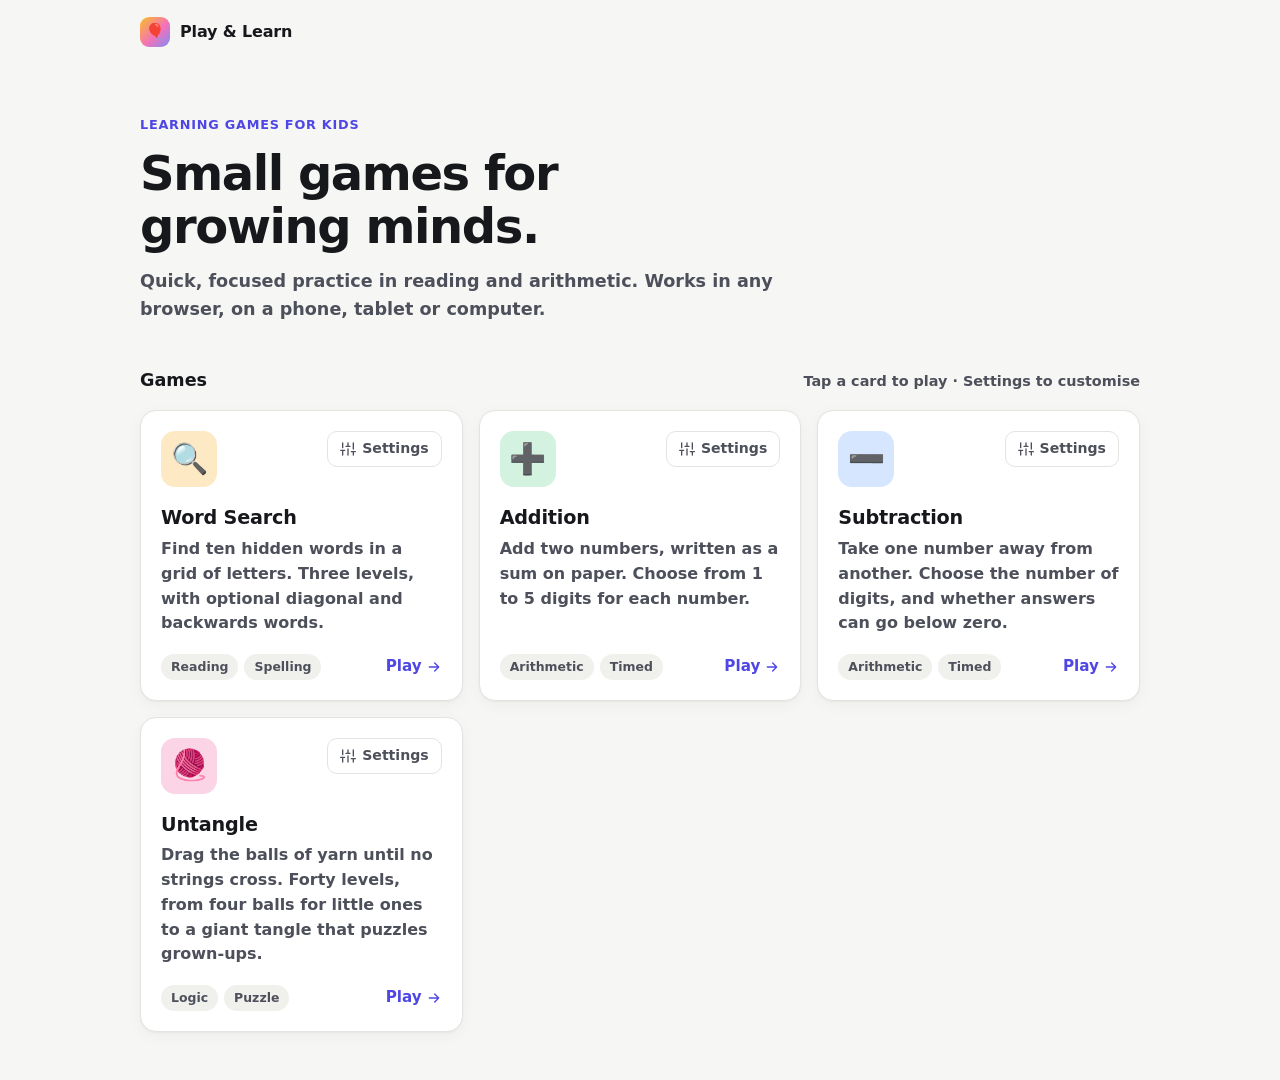
<file: index.html>
<!doctype html>
<html lang="en">
<head>
<meta charset="utf-8">
<meta name="viewport" content="width=device-width, initial-scale=1, viewport-fit=cover">
<meta name="theme-color" content="#f6f6f4" media="(prefers-color-scheme: light)">
<meta name="theme-color" content="#0f1013" media="(prefers-color-scheme: dark)">
<title>Play &amp; Learn</title>
<meta name="description" content="Free, ad-free learning games for children that run in any browser: word search, addition, subtraction and a yarn-untangling puzzle.">
<link rel="icon" href="data:image/svg+xml,<svg xmlns=%22http://www.w3.org/2000/svg%22 viewBox=%220 0 100 100%22><text y=%22.9em%22 font-size=%2290%22>🎈</text></svg>">
<!-- The home page has its own neutral, modern style; game pages use assets/kit.css. -->
<style>
  :root {
    --bg: #f6f6f4;
    --surface: #ffffff;
    --surface-2: #f0f0ed;
    --text: #17181c;
    --muted: #4d505a;
    --border: #e3e3df;
    --accent: #4f46e5;
    --accent-ink: #ffffff;
    --ring: rgba(79, 70, 229, .35);
    --shadow: 0 1px 2px rgba(16, 17, 20, .04), 0 4px 16px rgba(16, 17, 20, .04);
    --shadow-hover: 0 2px 4px rgba(16, 17, 20, .06), 0 12px 32px rgba(16, 17, 20, .08);
    --font: Inter, ui-sans-serif, system-ui, -apple-system, "Segoe UI", Roboto, "Helvetica Neue", Arial, sans-serif;
    color-scheme: light dark;
  }
  @media (prefers-color-scheme: dark) {
    :root {
      --bg: #0f1013;
      --surface: #17181d;
      --surface-2: #1f2027;
      --text: #ececef;
      --muted: #bcbfc9;
      --border: #2a2b33;
      --accent: #8b85ff;
      --accent-ink: #0f1013;
      --ring: rgba(139, 133, 255, .4);
      --shadow: none;
      --shadow-hover: 0 12px 32px rgba(0, 0, 0, .35);
    }
  }

  * { box-sizing: border-box; }
  html { -webkit-text-size-adjust: 100%; }
  body {
    margin: 0; min-height: 100vh;
    background: var(--bg); color: var(--text);
    font: 500 16px/1.55 var(--font);     /* medium weight: regular looks thin on phones */
  }
  a { color: inherit; text-decoration: none; }
  :focus-visible { outline: 3px solid var(--ring); outline-offset: 2px; border-radius: 10px; }

  .wrap { max-width: 1040px; margin: 0 auto; padding: 0 20px; }

  .nav { display: flex; align-items: center; justify-content: space-between; height: 64px; }
  .brand { display: flex; align-items: center; gap: 10px; font-weight: 800; letter-spacing: -.01em; }
  .brand-mark {
    width: 30px; height: 30px; border-radius: 9px;
    display: grid; place-items: center; font-size: 16px;
    background: linear-gradient(135deg, #fbbf24, #f472b6 55%, #818cf8);
  }

  .hero { padding: 48px 0 36px; max-width: 640px; }
  .eyebrow {
    display: inline-block; font-size: .8rem; font-weight: 800; letter-spacing: .06em; text-transform: uppercase;
    color: var(--accent); margin-bottom: 12px;
  }
  .hero h1 { margin: 0; font-size: clamp(2rem, 6vw, 3rem); line-height: 1.1; letter-spacing: -.03em; font-weight: 850; }
  .hero p { margin: 16px 0 0; color: var(--muted); font-size: 1.1rem; font-weight: 550; max-width: 52ch; }

  .section-head { display: flex; align-items: baseline; justify-content: space-between; gap: 12px; margin: 8px 0 16px; }
  .section-head h2 { margin: 0; font-size: 1.1rem; font-weight: 800; }
  .section-head span { color: var(--muted); font-size: .9rem; font-weight: 600; }

  .grid { display: grid; grid-template-columns: repeat(auto-fill, minmax(280px, 1fr)); gap: 16px; }

  .game {
    position: relative;
    display: flex; flex-direction: column;
    padding: 20px;
    background: var(--surface);
    border: 1px solid var(--border);
    border-radius: 16px;
    box-shadow: var(--shadow);
    transition: transform .15s ease, box-shadow .15s ease, border-color .15s ease;
  }
  .game:hover { transform: translateY(-2px); box-shadow: var(--shadow-hover); }
  .game:has(.game-link:focus-visible) { outline: 3px solid var(--ring); outline-offset: 2px; }
  .game-link::after { content: ""; position: absolute; inset: 0; border-radius: 16px; }   /* whole card = play */
  .game-link:focus-visible { outline: none; }

  .game-top { display: flex; align-items: flex-start; justify-content: space-between; gap: 12px; }
  .game-icon {
    width: 56px; height: 56px; border-radius: 14px;
    display: grid; place-items: center; font-size: 30px;
    background: var(--tint);
  }
  @media (prefers-color-scheme: dark) { .game-icon { background: color-mix(in srgb, var(--tint) 18%, var(--surface-2)); } }

  .settings {
    position: relative; z-index: 1;            /* sits above the card link */
    display: inline-flex; align-items: center; gap: 6px;
    height: 36px; padding: 0 12px;
    border: 1px solid var(--border); border-radius: 10px;
    background: var(--surface); color: var(--muted);
    font-size: .88rem; font-weight: 700;
    transition: color .15s, border-color .15s, background .15s;
  }
  .settings:hover { color: var(--text); border-color: var(--muted); }
  .settings svg { width: 16px; height: 16px; }

  .game h3 { margin: 16px 0 4px; font-size: 1.2rem; font-weight: 800; letter-spacing: -.01em; }
  .game p { margin: 0; color: var(--muted); font-size: 1rem; font-weight: 550; flex: 1; }

  .game-foot { display: flex; align-items: center; justify-content: space-between; gap: 12px; margin-top: 18px; }
  .tags { display: flex; flex-wrap: wrap; gap: 6px; }
  .tags span {
    font-size: .78rem; font-weight: 700; color: var(--muted);
    padding: 3px 10px; border-radius: 999px; background: var(--surface-2);
  }
  .play { display: inline-flex; align-items: center; gap: 4px; font-weight: 800; font-size: .95rem; color: var(--accent); white-space: nowrap; }
  .play svg { width: 16px; height: 16px; transition: transform .15s; }
  .game:hover .play svg { transform: translateX(3px); }

  main { padding-bottom: 48px; }

  @media (max-width: 520px) {
    .wrap { padding: 0 16px; }
    .hero { padding: 28px 0 28px; }
  }
  @media (prefers-reduced-motion: reduce) { * { transition: none !important; } }
</style>
</head>
<body>
<div class="wrap">
  <header class="nav">
    <a class="brand" href="index.html"><span class="brand-mark">🎈</span>Play &amp; Learn</a>
  </header>

  <section class="hero">
    <span class="eyebrow">Learning games for kids</span>
    <h1>Small games for growing minds.</h1>
    <p>Quick, focused practice in reading and arithmetic. Works in any browser, on a phone, tablet or computer.</p>
  </section>

  <main>
    <div class="section-head">
      <h2>Games</h2>
      <span>Tap a card to play · Settings to customise</span>
    </div>

    <!-- One .game card per game. See GAMES_GUIDE.md §4. -->
    <div class="grid">

      <article class="game" style="--tint:#fde9c4">
        <div class="game-top">
          <div class="game-icon" aria-hidden="true">🔍</div>
          <a class="settings" href="wordsearch.html?setup" aria-label="Word Search settings">
            <svg viewBox="0 0 24 24" fill="none" stroke="currentColor" stroke-width="2" stroke-linecap="round" stroke-linejoin="round" aria-hidden="true"><path d="M4 21v-7M4 10V3M12 21v-9M12 8V3M20 21v-5M20 12V3M1 14h6M9 8h6M17 16h6"/></svg>
            Settings
          </a>
        </div>
        <h3><a class="game-link" href="wordsearch.html">Word Search</a></h3>
        <p>Find ten hidden words in a grid of letters. Three levels, with optional diagonal and backwards words.</p>
        <div class="game-foot">
          <div class="tags"><span>Reading</span><span>Spelling</span></div>
          <span class="play" aria-hidden="true">Play <svg viewBox="0 0 24 24" fill="none" stroke="currentColor" stroke-width="2" stroke-linecap="round" stroke-linejoin="round"><path d="M5 12h14M13 6l6 6-6 6"/></svg></span>
        </div>
      </article>

      <article class="game" style="--tint:#d3f2df">
        <div class="game-top">
          <div class="game-icon" aria-hidden="true">➕</div>
          <a class="settings" href="addition.html?setup" aria-label="Addition settings">
            <svg viewBox="0 0 24 24" fill="none" stroke="currentColor" stroke-width="2" stroke-linecap="round" stroke-linejoin="round" aria-hidden="true"><path d="M4 21v-7M4 10V3M12 21v-9M12 8V3M20 21v-5M20 12V3M1 14h6M9 8h6M17 16h6"/></svg>
            Settings
          </a>
        </div>
        <h3><a class="game-link" href="addition.html">Addition</a></h3>
        <p>Add two numbers, written as a sum on paper. Choose from 1 to 5 digits for each number.</p>
        <div class="game-foot">
          <div class="tags"><span>Arithmetic</span><span>Timed</span></div>
          <span class="play" aria-hidden="true">Play <svg viewBox="0 0 24 24" fill="none" stroke="currentColor" stroke-width="2" stroke-linecap="round" stroke-linejoin="round"><path d="M5 12h14M13 6l6 6-6 6"/></svg></span>
        </div>
      </article>

      <article class="game" style="--tint:#d6e6ff">
        <div class="game-top">
          <div class="game-icon" aria-hidden="true">➖</div>
          <a class="settings" href="subtraction.html?setup" aria-label="Subtraction settings">
            <svg viewBox="0 0 24 24" fill="none" stroke="currentColor" stroke-width="2" stroke-linecap="round" stroke-linejoin="round" aria-hidden="true"><path d="M4 21v-7M4 10V3M12 21v-9M12 8V3M20 21v-5M20 12V3M1 14h6M9 8h6M17 16h6"/></svg>
            Settings
          </a>
        </div>
        <h3><a class="game-link" href="subtraction.html">Subtraction</a></h3>
        <p>Take one number away from another. Choose the number of digits, and whether answers can go below zero.</p>
        <div class="game-foot">
          <div class="tags"><span>Arithmetic</span><span>Timed</span></div>
          <span class="play" aria-hidden="true">Play <svg viewBox="0 0 24 24" fill="none" stroke="currentColor" stroke-width="2" stroke-linecap="round" stroke-linejoin="round"><path d="M5 12h14M13 6l6 6-6 6"/></svg></span>
        </div>
      </article>

      <article class="game" style="--tint:#fbd5e5">
        <div class="game-top">
          <div class="game-icon" aria-hidden="true">🧶</div>
          <a class="settings" href="untangle.html?setup" aria-label="Untangle settings">
            <svg viewBox="0 0 24 24" fill="none" stroke="currentColor" stroke-width="2" stroke-linecap="round" stroke-linejoin="round" aria-hidden="true"><path d="M4 21v-7M4 10V3M12 21v-9M12 8V3M20 21v-5M20 12V3M1 14h6M9 8h6M17 16h6"/></svg>
            Settings
          </a>
        </div>
        <h3><a class="game-link" href="untangle.html">Untangle</a></h3>
        <p>Drag the balls of yarn until no strings cross. Forty levels, from four balls for little ones to a giant tangle that puzzles grown-ups.</p>
        <div class="game-foot">
          <div class="tags"><span>Logic</span><span>Puzzle</span></div>
          <span class="play" aria-hidden="true">Play <svg viewBox="0 0 24 24" fill="none" stroke="currentColor" stroke-width="2" stroke-linecap="round" stroke-linejoin="round"><path d="M5 12h14M13 6l6 6-6 6"/></svg></span>
        </div>
      </article>

    </div>
  </main>
</div>
</body>
</html>
</file>
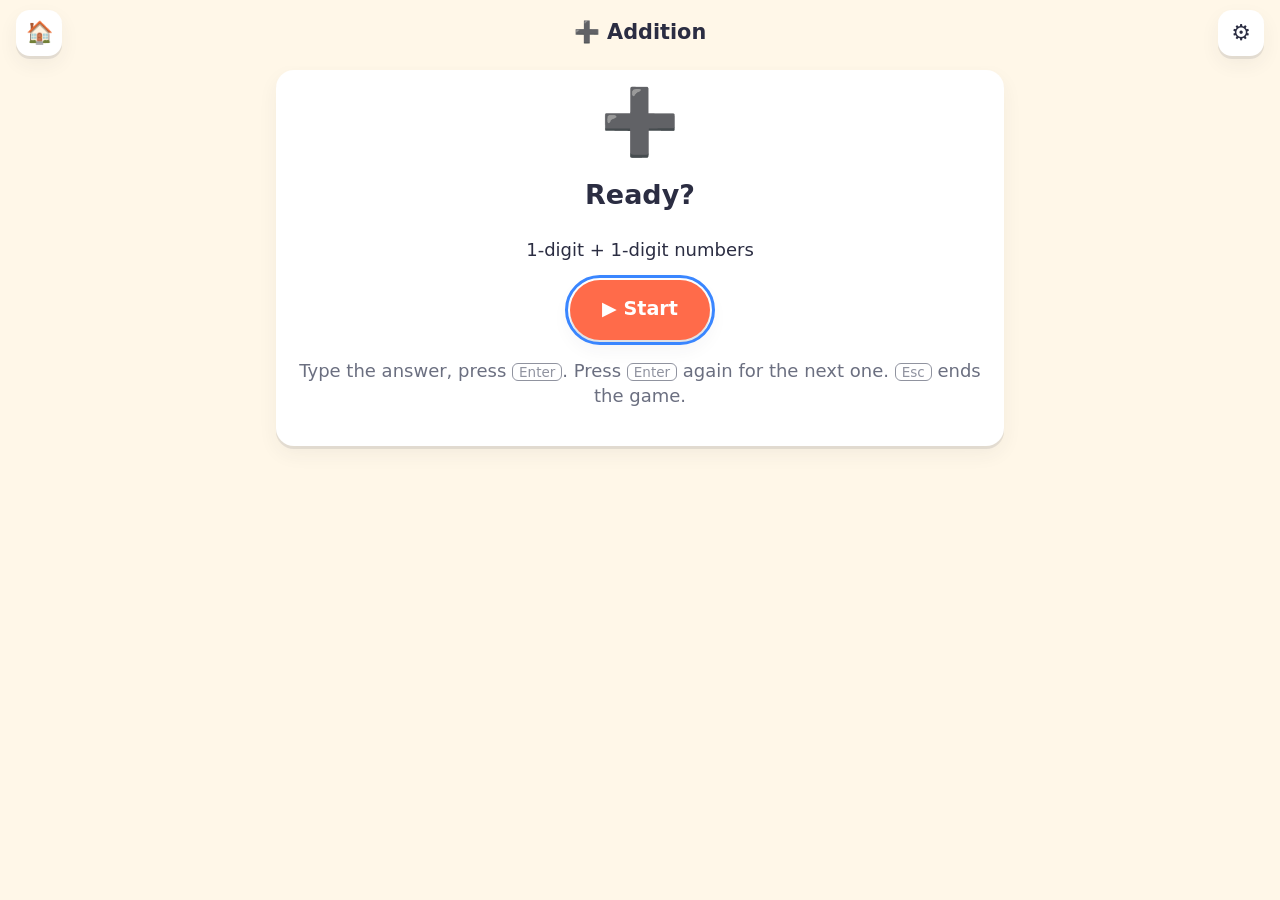
<file: addition.html>
<!doctype html>
<html lang="en">
<head>
<meta charset="utf-8">
<meta name="viewport" content="width=device-width, initial-scale=1, viewport-fit=cover">
<meta name="theme-color" content="#fff7e8">
<title>Addition</title>
<link rel="icon" href="data:image/svg+xml,<svg xmlns=%22http://www.w3.org/2000/svg%22 viewBox=%220 0 100 100%22><text y=%22.9em%22 font-size=%2290%22>➕</text></svg>">
<link rel="stylesheet" href="assets/kit.css">
<link rel="stylesheet" href="assets/arith.css">
</head>
<body>
<header class="bar">
  <a class="icon-btn" href="index.html" aria-label="Home" title="Home">🏠</a>
  <h1>➕ Addition</h1>
  <a class="icon-btn" id="gear" href="?setup" aria-label="Settings" title="Settings">⚙️</a>
</header>
<main id="app"></main>

<script src="assets/kit.js"></script>
<script>window.ARITH = { op: '+', id: 'addition', title: 'Addition', emoji: '➕' };</script>
<script src="assets/arith.js"></script>
</body>
</html>
</file>
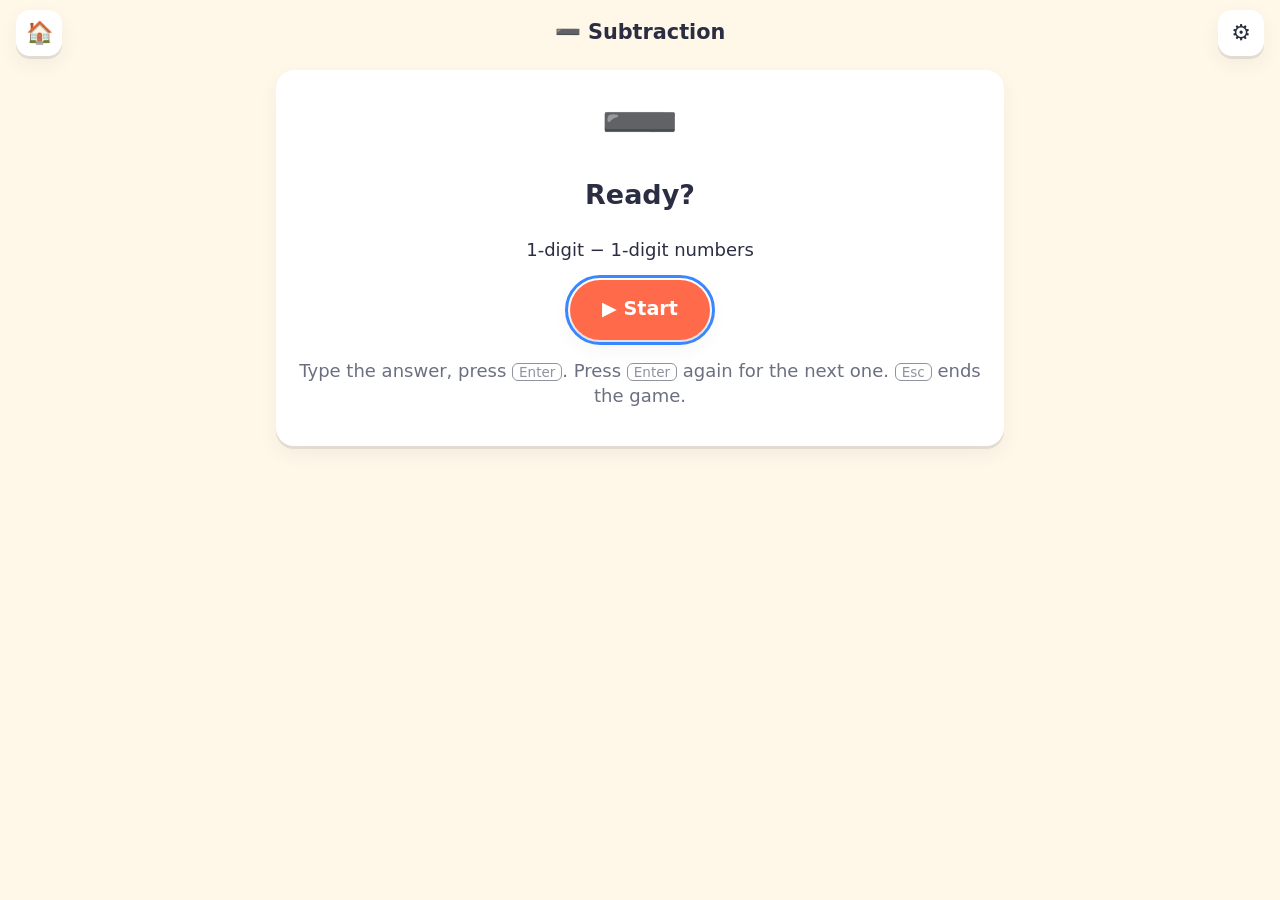
<file: subtraction.html>
<!doctype html>
<html lang="en">
<head>
<meta charset="utf-8">
<meta name="viewport" content="width=device-width, initial-scale=1, viewport-fit=cover">
<meta name="theme-color" content="#fff7e8">
<title>Subtraction</title>
<link rel="icon" href="data:image/svg+xml,<svg xmlns=%22http://www.w3.org/2000/svg%22 viewBox=%220 0 100 100%22><text y=%22.9em%22 font-size=%2290%22>➖</text></svg>">
<link rel="stylesheet" href="assets/kit.css">
<link rel="stylesheet" href="assets/arith.css">
</head>
<body>
<header class="bar">
  <a class="icon-btn" href="index.html" aria-label="Home" title="Home">🏠</a>
  <h1>➖ Subtraction</h1>
  <a class="icon-btn" id="gear" href="?setup" aria-label="Settings" title="Settings">⚙️</a>
</header>
<main id="app"></main>

<script src="assets/kit.js"></script>
<script>window.ARITH = { op: '-', id: 'subtraction', title: 'Subtraction', emoji: '➖' };</script>
<script src="assets/arith.js"></script>
</body>
</html>
</file>
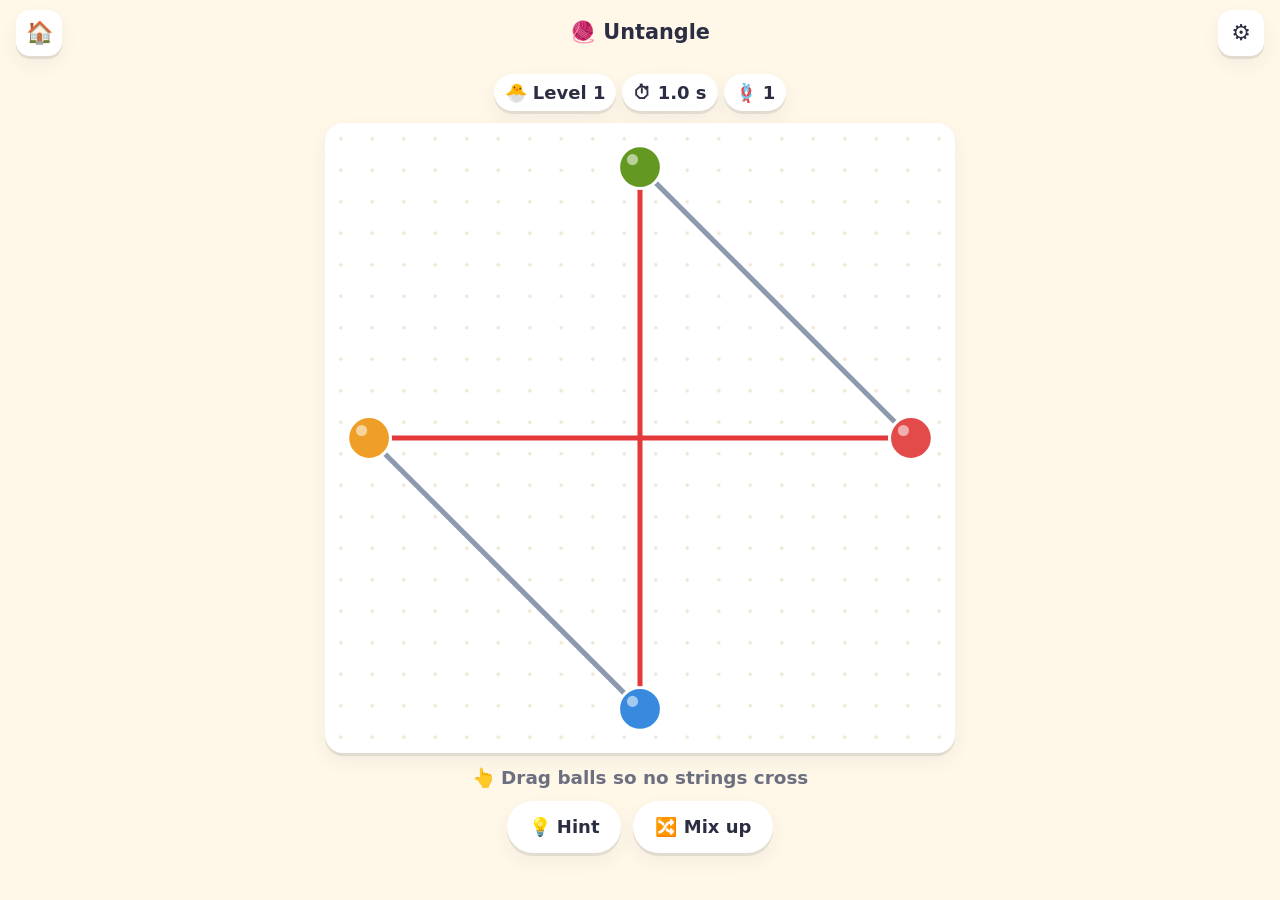
<file: untangle.html>
<!doctype html>
<html lang="en">
<head>
<meta charset="utf-8">
<meta name="viewport" content="width=device-width, initial-scale=1, viewport-fit=cover">
<meta name="theme-color" content="#fff7e8">
<title>Untangle</title>
<link rel="icon" href="data:image/svg+xml,<svg xmlns=%22http://www.w3.org/2000/svg%22 viewBox=%220 0 100 100%22><text y=%22.9em%22 font-size=%2290%22>🧶</text></svg>">
<link rel="stylesheet" href="assets/kit.css">
<style>
  /* Layout: board + side panel. Stacked on portrait, side by side on short landscape phones. */
  .ut { display: grid; gap: 12px; justify-items: center; }
  .ut-board {
    --size: min(100%, 640px, max(260px, calc(100vh - 270px)));
    --size: min(100%, 640px, max(260px, calc(100dvh - 270px)));
    width: var(--size); aspect-ratio: 1;
    background: var(--card); border-radius: var(--radius); box-shadow: var(--shadow);
    background-image: radial-gradient(circle, #efe6d3 1.5px, transparent 1.7px);
    background-size: 5% 5%;
  }
  .ut-board svg {
    display: block; width: 100%; height: 100%;
    touch-action: none; user-select: none; -webkit-user-select: none; -webkit-touch-callout: none;
  }
  .pills { gap: 6px; }
  .pills .pill { padding: 6px 11px; }          /* keeps level, time and crossings on one row at 360 px */
  .ut-side { width: 100%; max-width: 640px; display: grid; gap: 10px; justify-items: center; }
  .ut-side .row { margin-top: 0; }

  .edge { stroke: #8d99ae; stroke-linecap: round; fill: none; transition: stroke .12s; }
  .edge.bad { stroke: var(--bad); }
  .ball { cursor: grab; }
  .ball .body { stroke: #fff; }
  .ball .shine { fill: #fff; opacity: .55; pointer-events: none; }
  .halo { fill: #ffd166; opacity: 0; pointer-events: none; }
  .ball.held .halo { opacity: .45; }
  .ball.held { cursor: grabbing; }
  .ball.done { animation: pop .5s; transform-box: fill-box; transform-origin: center; }

  .ut-msg { font-weight: 800; font-size: 1.15rem; text-align: center; margin: 0; }
  .ut-win { text-align: center; width: 100%; }
  .ut-win .big-emoji { font-size: 44px; }
  .ut-win h2 { margin: 4px 0; }
  .ut-win p { margin: 2px 0 0; font-weight: 700; }
  .tier-note { color: var(--muted); font-size: .9rem; text-align: center; margin: 0; }

  @media (orientation: landscape) and (max-height: 520px) {
    .ut { grid-template-columns: auto minmax(220px, 1fr); align-items: start; justify-items: stretch; }
    .ut-board { --size: calc(100vh - 130px); --size: calc(100dvh - 130px); width: var(--size); }
    .ut-side { align-content: start; }
    .bar { padding: 6px 16px; }
    .bar .icon-btn { width: 40px; height: 40px; }
    .pills { margin: 0 0 8px; }
  }
</style>
</head>
<body>
<header class="bar">
  <a class="icon-btn" href="index.html" aria-label="Home" title="Home">🏠</a>
  <h1>🧶 Untangle</h1>
  <a class="icon-btn" id="gear" href="?setup" aria-label="Settings" title="Settings">⚙️</a>
</header>
<main id="app"></main>

<script src="assets/kit.js"></script>
<script>
(function () {
  'use strict';
  const { h } = Kit;

  const SCHEMA = [
    { key: 'start', label: 'Where do you want to start?', default: '1', options: [
      { value: '1', label: '🐣 Tiny', hint: 'levels 1–10' },
      { value: '11', label: '🐥 Small', hint: 'levels 11–20' },
      { value: '21', label: '🦁 Big', hint: 'levels 21–30' },
      { value: '31', label: '🐉 Giant', hint: 'levels 31–40' } ] },
    { key: 'red', label: 'Show tangled strings in red?', default: 'yes', options: [
      { value: 'yes', label: '🔴 Yes', hint: 'easier to spot' },
      { value: 'no', label: '🙈 No', hint: 'extra tricky' } ] }
  ];

  const app = document.getElementById('app');
  const init = Kit.readSettings(SCHEMA);
  Kit.wireHeader(init.settings);
  if (init.setup) {
    Kit.renderSetup(app, { id: 'untangle', title: 'Untangle settings', emoji: '🧶', schema: SCHEMA, initial: init });
    return;
  }

  const S = init.settings;
  const SHOW_RED = S.red === 'yes';
  const MAXL = 40;
  const NS = 'http://www.w3.org/2000/svg';
  const COLORS = ['#e24b4a', '#ef9f27', '#639922', '#378add', '#7f77dd', '#d4537e', '#1d9e75', '#d85a30'];
  const TIERS = ['🐣 Tiny', '🐥 Small', '🦁 Big', '🐉 Giant'];
  const EARLY = [4, 5, 5, 6, 6, 7, 7, 8, 9, 10];   // balls in levels 1–10: for small children

  // Level 1–10: tiny. Then it grows steadily to 120 balls at level 40.
  const ballsFor = L => L <= 10 ? EARLY[L - 1] : Math.round(12 * Math.exp(Math.log(10) / 29 * (L - 11)));
  const keepFor = L => 0.7 + 0.3 * (L - 1) / (MAXL - 1);       // share of the string network kept

  /* ---- geometry (board is 1000 x 1000 units) -------------------------- */
  const ccw = (a, b, c) => (c.y - a.y) * (b.x - a.x) - (b.y - a.y) * (c.x - a.x);
  const cross = (p, q, r, s) => ccw(p, q, r) * ccw(p, q, s) < 0 && ccw(r, s, p) * ccw(r, s, q) < 0;
  const share = (a, b) => a[0] === b[0] || a[0] === b[1] || a[1] === b[0] || a[1] === b[1];

  function countCross(pts, E) {
    let c = 0;
    for (let i = 0; i < E.length; i++) for (let j = i + 1; j < E.length; j++) {
      if (!share(E[i], E[j]) && cross(pts[E[i][0]], pts[E[i][1]], pts[E[j][0]], pts[E[j][1]])) c++;
    }
    return c;
  }

  /* ---- building a puzzle ---------------------------------------------- */
  // A random planar network is made first, so a tangle-free arrangement always exists.
  function makeGraph(L) {
    const n = ballsFor(L), pad = 70, span = 1000 - 2 * pad;
    let minD = 0.62 * Math.sqrt(span * span / n), sol;
    for (;;) {
      sol = [];
      for (let t = 0; sol.length < n && t < 6000; t++) {
        const p = { x: pad + Math.random() * span, y: pad + Math.random() * span };
        if (sol.every(q => Math.hypot(q.x - p.x, q.y - p.y) >= minD)) sol.push(p);
      }
      if (sol.length === n) break;
      minD *= 0.9;
    }
    // Shortest strings first, skipping any that would cross: a triangulation.
    const pairs = [];
    for (let i = 0; i < n; i++) for (let j = i + 1; j < n; j++) {
      pairs.push([i, j, Math.hypot(sol[i].x - sol[j].x, sol[i].y - sol[j].y)]);
    }
    pairs.sort((a, b) => a[2] - b[2]);
    const E = [];
    for (const [i, j] of pairs) {
      const e = [i, j];
      if (E.every(f => share(e, f) || !cross(sol[i], sol[j], sol[f[0]], sol[f[1]]))) E.push(e);
    }
    // Thin it out for the easier levels, but give every ball at least two strings.
    const deg = new Array(n).fill(0);
    E.forEach(e => { deg[e[0]]++; deg[e[1]]++; });
    let want = Math.max(n, Math.round(E.length * keepFor(L)));
    for (const e of Kit.shuffle(E.slice())) {
      if (E.length <= want) break;
      if (deg[e[0]] > 2 && deg[e[1]] > 2) {
        E.splice(E.indexOf(e), 1);
        deg[e[0]]--; deg[e[1]]--;
      }
    }
    return { n, E, sol };
  }

  // Throw the balls onto a circle (two circles for big puzzles) in a tangled order.
  function scramble(G) {
    const { n, E } = G;
    const need = Math.max(1, Math.ceil(E.length * 0.2));
    const outer = n > 48 ? Math.ceil(n * 0.6) : n;
    let best = null, bestC = -1;
    for (let t = 0; t < 300; t++) {
      const order = Kit.shuffle([...Array(n).keys()]);
      const pts = new Array(n);
      order.forEach((ball, k) => {
        const ring = k < outer, cnt = ring ? outer : n - outer, idx = ring ? k : k - outer;
        const R = ring ? 430 : 280, a = 2 * Math.PI * idx / cnt + (ring ? 0 : Math.PI / cnt);
        pts[ball] = { x: 500 + R * Math.cos(a), y: 500 + R * Math.sin(a) };
      });
      const c = countCross(pts, E);
      if (c > bestC) { best = pts; bestC = c; }
      if (c >= need) break;
    }
    return best;
  }

  /* ---- state ---------------------------------------------------------- */
  let L = +S.start, G, pos, bad, over, moves, hints, sw, tick, drag, raf, anim;
  let svg, lines, balls, pillT, pillX, side, ballR;

  function render(newGraph) {
    clearInterval(tick);
    cancelAnimationFrame(anim);
    if (newGraph) G = makeGraph(L);
    pos = scramble(G).map(p => ({ x: p.x, y: p.y }));
    bad = new Array(G.E.length).fill(0);
    over = false; moves = 0; hints = 0; drag = null;

    const n = G.n;
    ballR = Math.min(34, 150 / Math.sqrt(n));
    const lineW = Math.min(8, Math.max(3.5, 90 / Math.pow(n, 0.6)));

    svg = document.createElementNS(NS, 'svg');
    svg.setAttribute('viewBox', '0 0 1000 1000');
    svg.setAttribute('role', 'img');
    svg.setAttribute('aria-label', 'Balls of yarn joined by strings. Drag the balls so no strings cross.');
    const gl = document.createElementNS(NS, 'g'), gb = document.createElementNS(NS, 'g');
    lines = G.E.map(() => {
      const l = document.createElementNS(NS, 'line');
      l.setAttribute('class', 'edge');
      l.setAttribute('stroke-width', lineW);
      gl.append(l);
      return l;
    });
    balls = pos.map((p, i) => {
      const g = document.createElementNS(NS, 'g');
      g.setAttribute('class', 'ball');
      g.innerHTML =
        '<circle class="halo" r="' + ballR * 2.4 + '"/>' +
        '<circle class="body" r="' + ballR + '" fill="' + COLORS[i % COLORS.length] + '" stroke-width="' + Math.max(2, ballR / 7) + '"/>' +
        '<circle class="shine" cx="' + -ballR * .35 + '" cy="' + -ballR * .35 + '" r="' + ballR * .26 + '"/>';
      gb.append(g);
      return g;
    });
    svg.append(gl, gb);
    svg.addEventListener('pointerdown', onDown);
    svg.addEventListener('pointermove', onMove);
    svg.addEventListener('pointerup', onUp);
    svg.addEventListener('pointercancel', onUp);
    svg.addEventListener('contextmenu', e => e.preventDefault());

    pillT = h('span', { class: 'pill' });
    pillX = h('span', { class: 'pill' });
    pillX.title = 'Crossing strings';
    const hintBtn = h('button', { class: 'btn', type: 'button', onclick: hint }, '💡 Hint');
    const mixBtn = h('button', { class: 'btn', type: 'button', onclick: () => render(false) }, '🔀 Mix up');
    side = h('div', { class: 'ut-side' },
      h('p', { class: 'ut-msg muted' }, SHOW_RED ? '👆 Drag balls so no strings cross' : '👆 Drag until nothing crosses'),
      h('div', { class: 'row' }, hintBtn, mixBtn),
      L > 30 ? h('p', { class: 'tier-note' }, '🐉 Giants are tough, even for grown-ups!') : null);

    app.replaceChildren(
      h('div', { class: 'pills' },
        h('span', { class: 'pill' }, TIERS[Math.floor((L - 1) / 10)].split(' ')[0] + ' Level ' + L), pillT, pillX),
      h('div', { class: 'ut' }, h('div', { class: 'ut-board' }, svg), side));

    sw = Kit.stopwatch();
    tick = setInterval(showTime, 250);
    showTime();
    refresh();
  }

  function showTime() { if (pillT) pillT.textContent = '⏱ ' + Kit.fmtTime(sw.ms()); }

  // Redraw everything from `pos`, recount crossings.
  function refresh() {
    bad.fill(0);
    let c = 0;
    const E = G.E;
    for (let i = 0; i < E.length; i++) for (let j = i + 1; j < E.length; j++) {
      if (!share(E[i], E[j]) && cross(pos[E[i][0]], pos[E[i][1]], pos[E[j][0]], pos[E[j][1]])) { bad[i] = bad[j] = 1; c++; }
    }
    E.forEach((e, i) => {
      const l = lines[i], a = pos[e[0]], b = pos[e[1]];
      l.setAttribute('x1', a.x); l.setAttribute('y1', a.y);
      l.setAttribute('x2', b.x); l.setAttribute('y2', b.y);
      l.classList.toggle('bad', SHOW_RED && !!bad[i]);
    });
    balls.forEach((g, i) => g.setAttribute('transform', 'translate(' + pos[i].x + ' ' + pos[i].y + ')'));
    pillX.textContent = SHOW_RED ? (c ? '🪢 ' + c : '✅ 0') : '🪢 ?';
    return c;
  }

  /* ---- dragging -------------------------------------------------------- */
  function toBoard(e) {
    const r = svg.getBoundingClientRect();
    return { x: (e.clientX - r.left) / r.width * 1000, y: (e.clientY - r.top) / r.height * 1000 };
  }
  function onDown(e) {
    if (over || drag) return;
    const p = toBoard(e);
    let best = -1, bd = Math.max(ballR * 2.2, 55);
    pos.forEach((q, i) => { const d = Math.hypot(q.x - p.x, q.y - p.y); if (d < bd) { bd = d; best = i; } });
    if (best < 0) return;
    e.preventDefault();
    svg.setPointerCapture(e.pointerId);
    drag = { i: best, dx: pos[best].x - p.x, dy: pos[best].y - p.y, id: e.pointerId };
    balls[best].parentNode.append(balls[best]);                     // bring to front
    balls[best].classList.add('held');
    moves++;
  }
  function onMove(e) {
    if (!drag || e.pointerId !== drag.id) return;
    drag.last = toBoard(e);
    if (!raf) raf = requestAnimationFrame(() => {
      raf = 0;
      if (!drag) return;
      const m = ballR + 6;
      pos[drag.i] = {
        x: Math.max(m, Math.min(1000 - m, drag.last.x + drag.dx)),
        y: Math.max(m, Math.min(1000 - m, drag.last.y + drag.dy))
      };
      refresh();
    });
  }
  function onUp(e) {
    if (!drag || e.pointerId !== drag.id) return;
    cancelAnimationFrame(raf); raf = 0;
    if (drag.last) {
      const m = ballR + 6;
      pos[drag.i] = { x: Math.max(m, Math.min(1000 - m, drag.last.x + drag.dx)), y: Math.max(m, Math.min(1000 - m, drag.last.y + drag.dy)) };
    }
    balls[drag.i].classList.remove('held');
    drag = null;
    if (refresh() === 0) win();
  }

  /* ---- hint: slide the most misplaced ball to its place ---------------- */
  function hint() {
    if (over || drag) return;
    let k = -1, far = 0;
    pos.forEach((p, i) => { const d = Math.hypot(p.x - G.sol[i].x, p.y - G.sol[i].y); if (d > far) { far = d; k = i; } });
    if (k < 0) return;
    hints++;
    const from = { x: pos[k].x, y: pos[k].y }, to = G.sol[k], t0 = performance.now();
    cancelAnimationFrame(anim);
    (function step(now) {
      const t = Math.min(1, (now - t0) / 450), e = 1 - Math.pow(1 - t, 3);
      pos[k] = { x: from.x + (to.x - from.x) * e, y: from.y + (to.y - from.y) * e };
      const c = refresh();
      if (t < 1) anim = requestAnimationFrame(step); else if (c === 0) win();
    })(t0);
  }

  /* ---- winning ---------------------------------------------------------- */
  function win() {
    if (over) return;
    over = true;
    clearInterval(tick);
    const ms = sw.stop();
    showTime();
    balls.forEach((g, i) => setTimeout(() => g.classList.add('done'), i * 20));
    const last = L === MAXL;
    const next = h('button', { class: 'btn primary big', type: 'button', onclick: () => { L = last ? 1 : L + 1; render(true); window.scrollTo(0, 0); } },
      last ? '🔁 Start again' : '➡ Next level');
    const again = h('button', { class: 'btn', type: 'button', onclick: () => { render(true); window.scrollTo(0, 0); } }, '🔁 Replay');
    side.replaceChildren(h('section', { class: 'ut-win' },
      h('div', { class: 'big-emoji' }, last ? '🏆' : (hints === 0 ? '🎉' : '⭐')),
      h('h2', null, last ? 'You untangled every level!' : 'Untangled!'),
      h('p', null, '⏱ ' + Kit.fmtTime(ms) + ' · 👆 ' + moves + ' moves' + (hints ? ' · 💡 ' + hints : '')),
      h('div', { class: 'row' }, next, again, h('a', { class: 'btn', href: 'index.html' }, '🏠 Home'))));
    side.scrollIntoView({ behavior: 'smooth', block: 'nearest' });
    next.focus({ preventScroll: true });
  }

  render(true);
})();
</script>
</body>
</html>
</file>
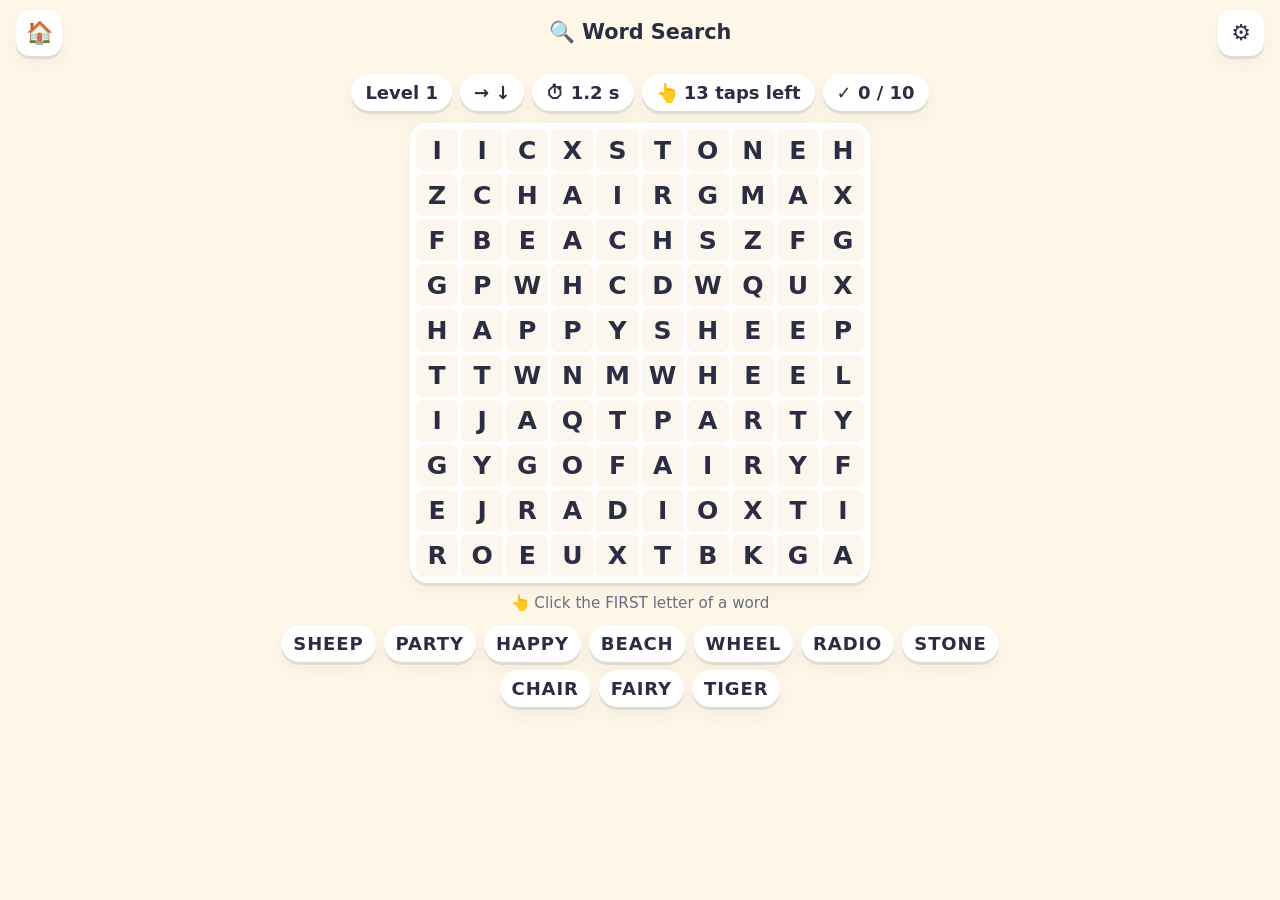
<file: wordsearch.html>
<!doctype html>
<html lang="en">
<head>
<meta charset="utf-8">
<meta name="viewport" content="width=device-width, initial-scale=1, viewport-fit=cover">
<meta name="theme-color" content="#fff7e8">
<title>Word Search</title>
<link rel="icon" href="data:image/svg+xml,<svg xmlns=%22http://www.w3.org/2000/svg%22 viewBox=%220 0 100 100%22><text y=%22.9em%22 font-size=%2290%22>🔍</text></svg>">
<link rel="stylesheet" href="assets/kit.css">
<style>
  .ws-result { margin-bottom: 14px; text-align: center; scroll-margin-top: 76px; }
  .ws-result h2 { margin: 8px 0 4px; }
  .ws-result .res-time { font-size: 1.4rem; font-weight: 800; margin: 4px 0; }

  .ws-grid {
    --cols: 10;
    container-type: inline-size;
    display: grid;
    grid-template-columns: repeat(var(--cols), 1fr);
    gap: 3px;
    width: min(100%, calc(var(--cols) * 46px));
    margin: 0 auto;
    padding: 6px;
    background: var(--card);
    border-radius: var(--radius);
    box-shadow: var(--shadow);
    touch-action: manipulation;
    user-select: none; -webkit-user-select: none; -webkit-touch-callout: none;
  }
  .cell {
    aspect-ratio: 1;
    display: grid; place-items: center;
    border-radius: 7px;
    background: #fbf6ee;
    font-weight: 800;
    font-size: 18px;
    font-size: calc(100cqw / var(--cols) * .56);
    line-height: 1;
    cursor: pointer;
  }
  @media (hover: hover) { .cell:hover { background: #ffeac2; } }
  .cell.found { color: #1f2035; }
  .cell.pressing { animation: hold 350ms linear forwards; }
  @keyframes hold { to { background: #ffd166; transform: scale(1.18); } }
  .cell.miss { animation: miss .55s; }
  @keyframes miss {
    0%, 100% { transform: scale(1); }
    25% { background: var(--bad); color: #fff; transform: scale(.88); }
    60% { background: var(--bad-bg); }
  }
  .cell.reveal { box-shadow: inset 0 0 0 2px var(--bad); color: var(--bad); border-radius: 50%; }
  .over .cell { cursor: default; }

  .ws-hint { text-align: center; margin: 10px 0; font-size: .95rem; min-height: 1.4em; }
  .ws-hint.nudge { color: var(--accent); font-weight: 800; }

  .chips { display: flex; flex-wrap: wrap; gap: 8px; justify-content: center; }
  .chip {
    padding: 6px 12px; border-radius: 999px;
    background: var(--card); box-shadow: var(--shadow);
    font-weight: 800; letter-spacing: .05em;
  }
  .chip.found { text-decoration: line-through; text-decoration-thickness: 3px; }
  .chip.missed { color: var(--bad); box-shadow: inset 0 0 0 2px var(--bad); }
</style>
</head>
<body>
<header class="bar">
  <a class="icon-btn" href="index.html" aria-label="Home" title="Home">🏠</a>
  <h1>🔍 Word Search</h1>
  <a class="icon-btn" id="gear" href="?setup" aria-label="Settings" title="Settings">⚙️</a>
</header>
<main id="app"></main>

<script src="assets/kit.js"></script>
<script src="assets/words.js"></script>
<script>
(function () {
  'use strict';
  const { h } = Kit;

  const SCHEMA = [
    { key: 'level', label: 'Level', default: '1', options: [
      { value: '1', label: 'Level 1', hint: '5-letter words' },
      { value: '2', label: 'Level 2', hint: '6-letter words' },
      { value: '3', label: 'Level 3', hint: '7 to 9 letters' } ] },
    { key: 'list', label: 'Show the list of words?', default: 'yes', options: [
      { value: 'yes', label: '👀 Yes', hint: 'see the words' },
      { value: 'no', label: '🙈 No', hint: 'mystery words' } ] },
    { key: 'diag', label: 'Diagonal words?', default: 'no', options: [
      { value: 'no', label: 'No', hint: 'across and down only' },
      { value: 'yes', label: '↘ Yes', hint: 'slanting words too' } ] },
    { key: 'rev', label: 'Backwards words?', default: 'no', options: [
      { value: 'no', label: 'No', hint: 'read → and ↓ only' },
      { value: 'yes', label: '← Yes', hint: 'also ← and ↑' } ] }
  ];
  const LEVELS = {
    1: { size: 10, min: 5, max: 5 },
    2: { size: 12, min: 6, max: 6 },
    3: { size: 13, min: 7, max: 9 }
  };
  const HIDE = 10;        // words per puzzle
  const TAPS = 13;        // taps allowed per puzzle
  const HOLD_MS = 350;    // long-press time on touch screens
  // [row step, column step]; ALL_DIRS is also used to check for accidental repeats.
  const ALL_DIRS = [[0, 1], [1, 0], [1, 1], [0, -1], [-1, 0], [-1, 1], [1, -1], [-1, -1]];
  const ARROWS = { '0,1': '→', '1,0': '↓', '1,1': '↘', '0,-1': '←', '-1,0': '↑', '-1,1': '↗', '1,-1': '↙', '-1,-1': '↖' };
  const COLORS = ['#ffadad', '#ffd6a5', '#fdffb6', '#caffbf', '#9bf6ff',
                  '#a0c4ff', '#bdb2ff', '#ffc6ff', '#b5ead7', '#f1c0e8'];
  const LETTERS = 'ABCDEFGHIJKLMNOPQRSTUVWXYZ';

  const app = document.getElementById('app');
  const init = Kit.readSettings(SCHEMA);
  Kit.wireHeader(init.settings);
  if (init.setup) {
    Kit.renderSetup(app, { id: 'wordsearch', title: 'Word Search settings', emoji: '🔍', schema: SCHEMA, initial: init });
    return;
  }

  const S = init.settings;
  const cfg = LEVELS[S.level];
  const showList = S.list === 'yes';
  // "Forward" means read left→right or top→bottom (no negative step).
  const DIRS = ALL_DIRS.filter(([dr, dc]) =>
    (S.diag === 'yes' || dr === 0 || dc === 0) && (S.rev === 'yes' || (dr >= 0 && dc >= 0)));
  const pool = WORDS[S.level].trim().split(/\s+/).map(w => w.toUpperCase())
    .filter(w => /^[A-Z]+$/.test(w) && w.length >= cfg.min && w.length <= cfg.max && w.length <= cfg.size);

  /* ---- puzzle building ----------------------------------------------- */
  function chooseWords() {
    const out = [];
    for (const w of Kit.shuffle(pool.slice())) {
      const r = [...w].reverse().join('');
      if (out.some(o => o.includes(w) || w.includes(o) || o.includes(r) || r.includes(o))) continue;
      out.push(w);
      if (out.length === HIDE) break;
    }
    return out.sort((a, b) => b.length - a.length);
  }

  function placeWord(g, n, w, starts) {
    for (let t = 0; t < 400; t++) {
      const [dr, dc] = Kit.pick(DIRS);
      const r = Kit.randInt(0, n - 1), c = Kit.randInt(0, n - 1);
      const er = r + dr * (w.length - 1), ec = c + dc * (w.length - 1);
      if (er < 0 || er >= n || ec < 0 || ec >= n || starts.has(r * n + c)) continue;
      const cells = [];
      let ok = true;
      for (let k = 0; k < w.length; k++) {
        const i = (r + dr * k) * n + (c + dc * k);
        if (g[i] && g[i] !== w[k]) { ok = false; break; }
        cells.push(i);
      }
      if (!ok) continue;
      cells.forEach((i, k) => { g[i] = w[k]; });
      starts.add(cells[0]);
      return { word: w, cells, start: cells[0] };
    }
    return null;
  }

  // How many times `w` can be read anywhere in the grid (any direction).
  function occurrences(grid, n, w) {
    let count = 0;
    for (let r = 0; r < n; r++) for (let c = 0; c < n; c++) {
      if (grid[r * n + c] !== w[0]) continue;
      for (const [dr, dc] of ALL_DIRS) {
        let k = 1;
        for (; k < w.length; k++) {
          const rr = r + dr * k, cc = c + dc * k;
          if (rr < 0 || rr >= n || cc < 0 || cc >= n || grid[rr * n + cc] !== w[k]) break;
        }
        if (k === w.length) count++;
      }
    }
    return count;
  }

  function makePuzzle() {
    const n = cfg.size;
    for (let attempt = 0; attempt < 200; attempt++) {
      const g = new Array(n * n).fill('');
      const starts = new Set();
      const placed = [];
      for (const w of chooseWords()) {
        const p = placeWord(g, n, w, starts);
        if (!p) break;
        placed.push(p);
      }
      if (placed.length !== HIDE) continue;
      // Fill the gaps; make sure no hidden word accidentally appears twice.
      for (let f = 0; f < 40; f++) {
        const grid = g.map(ch => ch || Kit.pick(LETTERS));
        if (placed.every(p => occurrences(grid, n, p.word) === 1)) {
          return { n, grid, words: Kit.shuffle(placed) };
        }
      }
    }
    throw new Error('Could not build a puzzle');
  }

  /* ---- game state ----------------------------------------------------- */
  let P, found, cover, taps, over, sw, tick, startMap;
  let gridEl, cells, chips, timeEl, tapsEl, foundEl, resultEl, hintEl;
  let press = null;

  function newGame() {
    cancelPress();
    clearInterval(tick);
    P = makePuzzle();
    found = new Set();
    cover = new Array(P.n * P.n).fill(0);
    taps = TAPS;
    over = false;
    startMap = new Map(P.words.map((w, k) => [w.start, k]));

    timeEl = h('span', { class: 'pill' });
    tapsEl = h('span', { class: 'pill' });
    foundEl = h('span', { class: 'pill' });
    resultEl = h('section', { class: 'ws-result card', hidden: true });
    gridEl = h('div', { class: 'ws-grid', style: '--cols:' + P.n });
    cells = P.grid.map((ch, i) => h('div', { class: 'cell', 'data-i': i }, ch));
    gridEl.append(...cells);
    chips = P.words.map(w => h('span', { class: 'chip' }, showList ? w.word : '•'.repeat(w.word.length)));
    hintEl = h('p', { class: 'ws-hint muted' });
    setHint();

    app.replaceChildren(
      h('div', { class: 'pills' },
        h('span', { class: 'pill' }, 'Level ' + S.level),
        h('span', { class: 'pill', title: 'Words go these ways' }, DIRS.map(d => ARROWS[d]).join(' ')),
        timeEl, tapsEl, foundEl),
      resultEl, gridEl, hintEl,
      h('div', { class: 'chips' }, chips));

    gridEl.addEventListener('pointerdown', onDown);
    gridEl.addEventListener('pointermove', onMove);
    gridEl.addEventListener('pointerup', onUp);
    gridEl.addEventListener('pointercancel', cancelPress);
    gridEl.addEventListener('contextmenu', e => e.preventDefault());

    sw = Kit.stopwatch();
    tick = setInterval(showTime, 200);
    showTime();
    showCounts();
  }

  function setHint(nudge) {
    hintEl.className = 'ws-hint ' + (nudge ? 'nudge' : 'muted');
    hintEl.textContent = nudge
      ? '✋ Keep your finger on the letter a little longer'
      : (Kit.isTouch() ? '✋ Press and hold the FIRST letter of a word' : '👆 Click the FIRST letter of a word');
  }
  function showTime() { timeEl.textContent = '⏱ ' + Kit.fmtTime(sw.ms()); }
  function showCounts() {
    tapsEl.textContent = '👆 ' + taps + ' taps left';
    foundEl.textContent = '✓ ' + found.size + ' / ' + HIDE;
  }

  /* ---- input: click (mouse) or long-press (touch) --------------------- */
  function onDown(e) {
    const cell = e.target.closest('.cell');
    if (!cell || over) return;
    if (e.pointerType === 'mouse') {
      if (e.button === 0) choose(+cell.dataset.i);
      return;
    }
    cancelPress();
    cell.classList.add('pressing');
    press = {
      cell, x: e.clientX, y: e.clientY,
      t: setTimeout(() => {
        const c = press.cell;
        cancelPress();
        if (navigator.vibrate) navigator.vibrate(25);
        choose(+c.dataset.i);
      }, HOLD_MS)
    };
  }
  function onMove(e) {
    if (press && Math.hypot(e.clientX - press.x, e.clientY - press.y) > 12) cancelPress();
  }
  function onUp() {
    if (press) { cancelPress(); setHint(true); }   // let go too early
  }
  function cancelPress() {
    if (!press) return;
    clearTimeout(press.t);
    press.cell.classList.remove('pressing');
    press = null;
  }

  function choose(i) {
    if (over) return;
    setHint();
    const k = startMap.get(i);
    if (k !== undefined && !found.has(k)) {
      found.add(k);
      taps--;
      P.words[k].cells.forEach(ci => {
        cover[ci]++;
        cells[ci].classList.add('found');
        cells[ci].style.background = COLORS[k];
        Kit.flash(cells[ci], 'pop');
      });
      chips[k].textContent = P.words[k].word;
      chips[k].classList.add('found');
      chips[k].style.background = COLORS[k];
    } else if (cover[i] > 0) {
      return;                                       // already-found letter: free
    } else {
      taps--;
      Kit.flash(cells[i], 'miss');
    }
    showCounts();
    if (found.size === HIDE || taps === 0) finish();
  }

  function finish() {
    over = true;
    clearInterval(tick);
    const ms = sw.stop();
    showTime();
    gridEl.classList.add('over');
    P.words.forEach((w, k) => {
      if (found.has(k)) return;
      w.cells.forEach(ci => cells[ci].classList.add('reveal'));
      chips[k].textContent = w.word;
      chips[k].classList.add('missed');
    });

    const all = found.size === HIDE;
    const replay = h('button', { class: 'btn primary big', onclick: () => { newGame(); window.scrollTo(0, 0); } }, '🔁 Replay');
    resultEl.replaceChildren(
      h('div', { class: 'big-emoji' }, all ? '🎉' : (found.size >= 7 ? '⭐' : '💪')),
      h('h2', null, all ? 'You found all ' + HIDE + ' words!' : 'You found ' + found.size + ' of ' + HIDE + ' words'),
      h('p', { class: 'res-time' }, '⏱ ' + Kit.fmtTime(ms)),
      all ? null : h('p', { class: 'muted' }, 'The words you missed are circled in red.'),
      h('div', { class: 'row' }, replay, h('a', { class: 'btn', href: 'index.html' }, '🏠 Home')));
    resultEl.hidden = false;
    resultEl.scrollIntoView({ behavior: 'smooth', block: 'start' });
    replay.focus({ preventScroll: true });
  }

  newGame();
})();
</script>
</body>
</html>
</file>
<file: assets/kit.css>
/* ==========================================================================
   kit.css — the shared "playful" theme for game pages. The home page
   (index.html) has its own neutral style. See GAMES_GUIDE.md §3.
   ========================================================================== */

:root {
  --bg: #fff7e8;
  --card: #ffffff;
  --ink: #2b2d42;
  --muted: #6b6f80;
  --line: #ece3d2;
  --accent: #ff6b4a;
  --accent-soft: #fff0ea;
  --accent-ink: #ffffff;
  --good: #1fa463;
  --good-bg: #dcf7e7;
  --bad: #e5383b;
  --bad-bg: #ffe1e1;
  --focus: #3a86ff;
  --radius: 18px;
  --shadow: 0 3px 0 rgba(43, 45, 66, .10), 0 8px 20px rgba(43, 45, 66, .06);
  --font: ui-rounded, "SF Pro Rounded", "Segoe UI Rounded", "Nunito", "Arial Rounded MT Bold", "Segoe UI", system-ui, sans-serif;
  color-scheme: light;
}

* { box-sizing: border-box; }
html { -webkit-text-size-adjust: 100%; }
body {
  margin: 0;
  min-height: 100vh;
  background: var(--bg);
  color: var(--ink);
  font: 500 18px/1.4 var(--font);
  -webkit-tap-highlight-color: transparent;
}
a { color: inherit; }
[hidden] { display: none !important; }
:focus-visible { outline: 3px solid var(--focus); outline-offset: 2px; }

/* ---- top bar: 🏠  Title  ⚙️ ------------------------------------------- */
.bar {
  position: sticky; top: 0; z-index: 10;
  display: flex; align-items: center; gap: 10px;
  padding: 10px 16px;
  background: var(--bg);
}
.bar h1 {
  flex: 1; margin: 0; text-align: center;
  font-size: 1.3rem; font-weight: 800;
  white-space: nowrap; overflow: hidden; text-overflow: ellipsis;
}
.icon-btn {
  flex: none; width: 46px; height: 46px;
  display: grid; place-items: center;
  border: 0; border-radius: 14px;
  background: var(--card); box-shadow: var(--shadow);
  font-size: 22px; text-decoration: none; cursor: pointer;
}

main { max-width: 760px; margin: 0 auto; padding: 4px 16px 40px; }

/* ---- buttons ---------------------------------------------------------- */
.btn {
  display: inline-flex; align-items: center; justify-content: center; gap: 8px;
  min-height: 52px; padding: 10px 22px;
  border: 0; border-radius: 999px;
  background: var(--card); color: var(--ink); box-shadow: var(--shadow);
  font: inherit; font-weight: 800; text-decoration: none;
  cursor: pointer; touch-action: manipulation; user-select: none;
}
.btn:active { transform: translateY(2px); box-shadow: 0 1px 0 rgba(0, 0, 0, .1); }
.btn.primary { background: var(--accent); color: var(--accent-ink); }
.btn.big { min-height: 60px; font-size: 1.2rem; padding: 12px 32px; }
.btn.small { min-height: 40px; padding: 6px 14px; font-size: .9rem; }
.row { display: flex; flex-wrap: wrap; gap: 12px; justify-content: center; margin-top: 16px; }

/* ---- general bits ----------------------------------------------------- */
.card { background: var(--card); border-radius: var(--radius); box-shadow: var(--shadow); padding: 20px; }
.center { text-align: center; }
.muted { color: var(--muted); }
.big-emoji { font-size: 64px; line-height: 1; }
kbd {
  font: inherit; font-size: .75em; padding: 0 6px;
  border: 1.5px solid currentColor; border-radius: 6px; opacity: .75;
}
.pills { display: flex; flex-wrap: wrap; gap: 8px; justify-content: center; align-items: center; margin: 4px 0 12px; }
.pill {
  background: var(--card); border-radius: 999px; padding: 6px 14px;
  box-shadow: var(--shadow); font-weight: 700;
  font-variant-numeric: tabular-nums; white-space: nowrap;
}

/* ---- settings page (built by Kit.renderSetup) -------------------------- */
.setup fieldset { border: 0; margin: 0 0 20px; padding: 0; min-width: 0; }
.setup legend { font-weight: 800; margin-bottom: 8px; padding: 0; }
.setup-head { display: flex; align-items: center; gap: 12px; margin-bottom: 16px; }
.setup-head h2 { margin: 0; }
.setup-head .big-emoji { font-size: 48px; }
.seg { display: flex; flex-wrap: wrap; gap: 10px; }
.seg-opt { position: relative; flex: 1 1 80px; }
.seg-opt input { position: absolute; inset: 0; opacity: 0; margin: 0; cursor: pointer; }
.seg-opt span {
  display: flex; flex-direction: column; align-items: center; justify-content: center;
  min-height: 58px; padding: 8px 10px; text-align: center;
  border: 3px solid var(--line); border-radius: 14px; background: var(--card);
  font-size: 1.05rem;
}
.seg-opt small { font-weight: 500; color: var(--muted); font-size: .8rem; }
.seg-opt input:checked + span { border-color: var(--accent); background: var(--accent-soft); }
.seg-opt input:focus-visible + span { outline: 3px solid var(--focus); outline-offset: 2px; }
.setup-note { min-height: 1.4em; color: var(--muted); font-size: .9rem; margin: 0; }

/* ---- results table ----------------------------------------------------- */
.table-wrap { overflow-x: auto; margin-top: 16px; border-radius: var(--radius); box-shadow: var(--shadow); }
table.results { width: 100%; border-collapse: collapse; background: var(--card); font-variant-numeric: tabular-nums; }
.results th, .results td { padding: 10px 12px; text-align: center; border-bottom: 1px solid var(--line); white-space: nowrap; }
@media (max-width: 480px) {
  table.results { font-size: .85rem; }
  .results th, .results td { padding: 9px 5px; }
}
.results th { background: #fff0d6; font-size: .85rem; }
.results tr:last-child td { border-bottom: 0; }
.results .yes { color: var(--good); font-weight: 800; }
.results .no { color: var(--bad); font-weight: 800; }

.stat-cards { display: grid; grid-template-columns: repeat(auto-fit, minmax(130px, 1fr)); gap: 12px; margin-top: 16px; }
.stat-cards .card { padding: 14px; text-align: center; }
.stat-cards b { display: block; font-size: 1.6rem; font-variant-numeric: tabular-nums; }
.stat-cards span { color: var(--muted); font-size: .85rem; }

/* ---- shared animations ------------------------------------------------- */
@keyframes shake {
  0%, 100% { transform: translateX(0); }
  20% { transform: translateX(-8px); }
  40% { transform: translateX(8px); }
  60% { transform: translateX(-5px); }
  80% { transform: translateX(5px); }
}
@keyframes pop { 0% { transform: scale(1); } 50% { transform: scale(1.18); } 100% { transform: scale(1); } }
.shake { animation: shake .4s; }
.pop { animation: pop .35s; }

@media (prefers-reduced-motion: reduce) {
  *, *::before, *::after { animation: none !important; transition: none !important; }
}
</file>
<file: assets/arith.css>
/* Styles for the arithmetic drill games (addition.html, subtraction.html). */

.play-stats { margin-bottom: 6px; }

.play { display: flex; align-items: flex-end; justify-content: center; gap: 14px; margin-top: 4px; }

/* Written-sum layout: numbers stacked and right-aligned, like on paper. */
.sum {
  --w: 4;                                   /* set by JS: widest row in digits */
  font-size: clamp(34px, min(12vw, 8vh), 64px);   /* shrinks on short screens */
  font-weight: 800;
  line-height: 1.15;
  font-variant-numeric: tabular-nums;
  width: calc(var(--w) * 1ch + 1ch);
}
.sum-row { display: flex; justify-content: flex-end; padding-right: .3ch; }
.sum-row.op { justify-content: space-between; padding-left: .1ch; }
.sum-line { border-top: 5px solid var(--ink); border-radius: 3px; margin: 4px 0 8px; }

.ans {
  display: block;
  width: 100%;
  font: inherit;
  text-align: right;
  padding: 0 .2ch;
  border: 4px solid var(--line);
  border-radius: 14px;
  background: var(--card);
  color: var(--ink);
  caret-color: var(--accent);
  outline: none;
}
.ans:focus { border-color: var(--focus); }
.ans.good { border-color: var(--good); background: var(--good-bg); color: var(--good); }
.ans.bad { border-color: var(--bad); background: var(--bad-bg); }

.keys { display: flex; flex-direction: column; gap: 10px; }
.sign { min-width: 76px; min-height: 52px; border-radius: 18px; font-size: 1.5rem; padding: 4px; }
.go {
  min-width: 76px; min-height: 76px;
  border-radius: 22px;
  font-size: 1.15rem;
  padding: 8px 12px;
  margin-bottom: 2px;
}

/* ---- on-screen number pad (touch devices; replaces the system keyboard) ---- */
.pad { display: grid; grid-template-columns: 3fr 1fr; gap: 8px; max-width: 380px; margin: 6px auto 0; }
.digits { display: grid; grid-template-columns: repeat(3, 1fr); gap: 8px; }
.arena.touch .feedback { min-height: 1.5em; margin-top: 6px; font-size: 1.05rem; }
.arena.touch .feedback small { display: none; }          /* no room: the ↵ key says "Next" */
.arena.touch .play { margin-top: 0; }
.pad .key, .pad .go {
  min-width: 0; min-height: clamp(40px, 7.5vh, 60px);
  padding: 0; border-radius: 16px; font-size: 1.5rem;
}
.pad .go { min-height: 0; font-size: 2rem; margin: 0; }
.pad .key:active { background: var(--accent-soft); }
.pad .go:active { background: var(--accent); filter: brightness(.9); }
.pad .sign { font-size: 1.5rem; }
@media (orientation: landscape) and (max-height: 520px) {
  .arena { display: grid; grid-template-columns: 1fr 1fr; gap: 16px; align-items: start; }
  .pad { margin: 0; width: 100%; }
  .pad .key, .pad .go { min-height: 40px; }
  .feedback { margin-top: 6px; }
  .bar { padding: 6px 16px; }
  .bar .icon-btn { width: 40px; height: 40px; }
  .pills { margin: 0 0 6px; }
}

.feedback { min-height: 2.6em; margin-top: 12px; text-align: center; font-weight: 800; font-size: 1.15rem; }
.feedback.ok { color: var(--good); }
.feedback.no { color: var(--bad); }
.feedback small { display: block; font-weight: 600; color: var(--muted); font-size: .85rem; }
</file>
